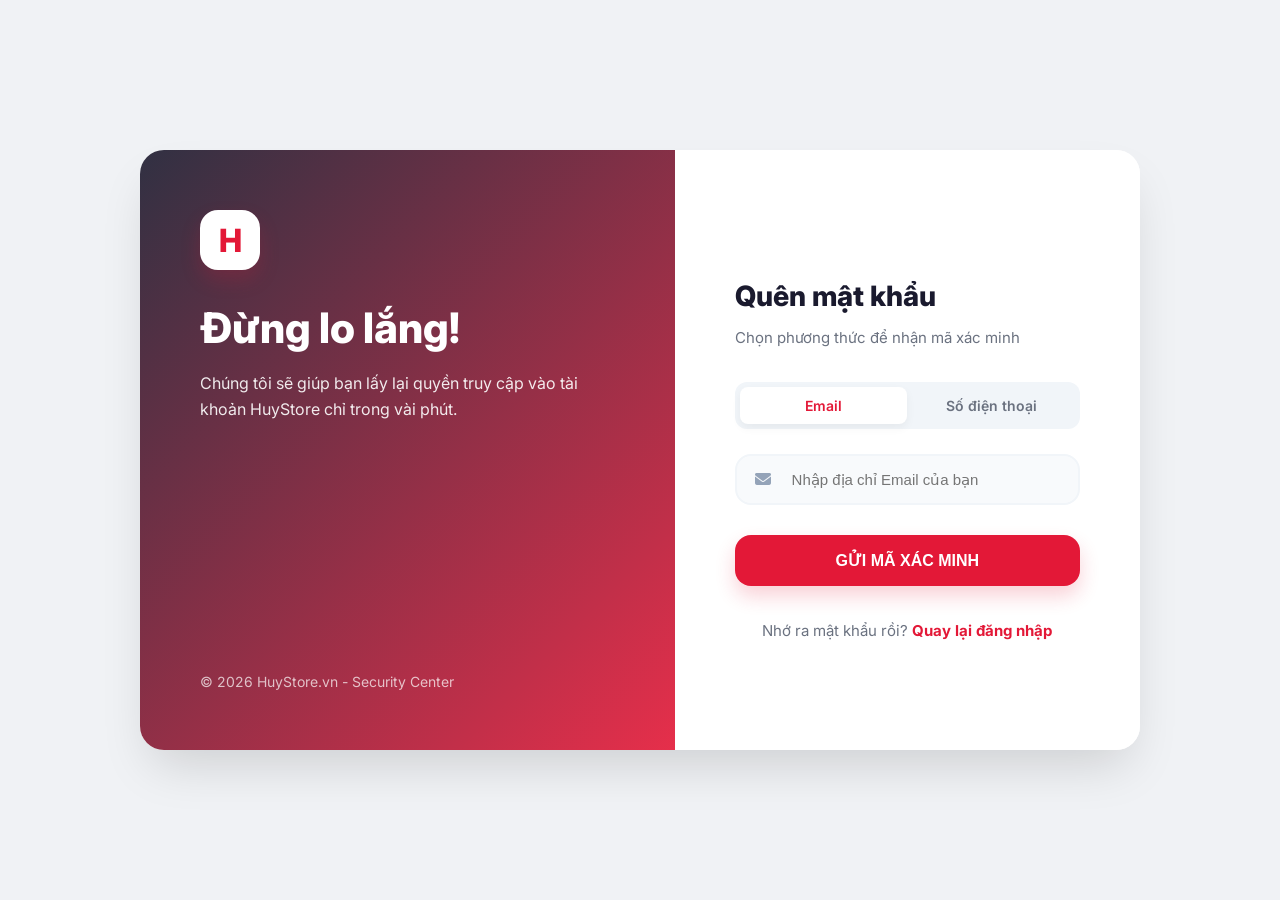
<file: HuyApi/wwwroot/forgot-password.html>
<!DOCTYPE html>
<html lang="vi">
<head>
    <meta charset="UTF-8">
    <meta name="viewport" content="width=device-width, initial-scale=1.0">
    <title>Khôi phục mật khẩu | HuyStore.vn</title>
    <link href="https://fonts.googleapis.com/css2?family=Inter:wght@400;500;600;700;800&display=swap" rel="stylesheet">
    <link rel="stylesheet" href="https://cdnjs.cloudflare.com/ajax/libs/font-awesome/6.4.0/css/all.min.css">
    <link rel="stylesheet" href="src/css/auth.css">
    <style>
        .method-tabs {
            display: flex;
            background: #f1f5f9;
            padding: 5px;
            border-radius: 12px;
            margin-bottom: 25px;
        }
        .method-tab {
            flex: 1;
            padding: 10px;
            text-align: center;
            font-size: 14px;
            font-weight: 600;
            color: var(--muted);
            cursor: pointer;
            border-radius: 8px;
            transition: all 0.3s;
        }
        .method-tab.active {
            background: #fff;
            color: var(--primary);
            box-shadow: 0 4px 10px rgba(0,0,0,0.05);
        }
        .step-container {
            display: none;
            animation: fadeIn 0.4s ease;
        }
        .step-container.active {
            display: block;
        }
        @keyframes fadeIn {
            from { opacity: 0; transform: translateY(10px); }
            to { opacity: 1; transform: translateY(0); }
        }
        .verify-info {
            text-align: center;
            color: var(--muted);
            font-size: 14px;
            margin-bottom: 20px;
        }
        .verify-target {
            font-weight: 700;
            color: var(--dark);
        }
    </style>
</head>
<body>

<div class="auth-wrapper">
    <!-- Left: Brand Info -->
    <div class="auth-side-brand" style="background: linear-gradient(135deg, rgba(26, 26, 46, 0.9), rgba(227, 24, 55, 0.9)), url('https://images.unsplash.com/photo-1450101499163-c8848c66ca85?q=80&w=1000');">
        <div>
            <div class="auth-logo-circle" style="background: #fff; color: var(--primary);">H</div>
            <div class="brand-content">
                <h2>Đừng lo lắng!</h2>
                <p>Chúng tôi sẽ giúp bạn lấy lại quyền truy cập vào tài khoản HuyStore chỉ trong vài phút.</p>
            </div>
        </div>
        <div class="brand-footer">
            © 2026 HuyStore.vn - Security Center
        </div>
    </div>

    <!-- Right: Forgot Form -->
    <div class="auth-side-form">
        <div id="authAlert" class="alert-premium" style="display: none;"></div>

        <!-- BƯỚC 1: NHẬP EMAIL / SĐT -->
        <div id="step1" class="step-container active">
            <h1 class="auth-title">Quên mật khẩu</h1>
            <p class="auth-subtitle">Chọn phương thức để nhận mã xác minh</p>

            <div class="method-tabs">
                <div class="method-tab active" onclick="switchMethod('email', event)">Email</div>
                <div class="method-tab" onclick="switchMethod('phone', event)">Số điện thoại</div>
            </div>

            <form id="forgotForm">
                <!-- Email Method -->
                <div id="emailInputGroup" class="form-group">
                    <input type="email" id="resetEmail" class="form-control-premium" placeholder="Nhập địa chỉ Email của bạn">
                    <i class="fas fa-envelope"></i>
                </div>

                <!-- Phone Method -->
                <div id="phoneInputGroup" class="form-group" style="display: none;">
                    <input type="text" id="resetPhone" class="form-control-premium" placeholder="Nhập số điện thoại đăng ký">
                    <i class="fas fa-phone"></i>
                </div>

                <button type="submit" class="btn-premium">GỬI MÃ XÁC MINH</button>
            </form>

            <div class="auth-switch">
                Nhớ ra mật khẩu rồi? <a href="login.html">Quay lại đăng nhập</a>
            </div>
        </div>

        <!-- BƯỚC 2: NHẬP MÃ XÁC MINH -->
        <div id="step2" class="step-container">
            <h1 class="auth-title">Xác minh tài khoản</h1>
            <p class="verify-info">Mã xác minh gồm 6 số đã được gửi tới <br><span class="verify-target" id="displayTarget"></span></p>

            <form id="verifyForm">
                <div class="form-group">
                    <input type="text" id="verifyCode" class="form-control-premium" placeholder="Nhập mã xác minh (VD: 123456)" maxlength="6">
                    <i class="fas fa-shield-alt"></i>
                </div>

                <button type="submit" class="btn-premium">XÁC NHẬN MÃ</button>
            </form>

            <div class="auth-switch">
                Chưa nhận được mã? <a href="#" onclick="resendCode(); return false;">Gửi lại mã</a>
            </div>
        </div>

        <!-- BƯỚC 3: ĐẶT MẬT KHẨU MỚI -->
        <div id="step3" class="step-container">
            <h1 class="auth-title">Mật khẩu mới</h1>
            <p class="auth-subtitle">Vui lòng nhập mật khẩu mới cho tài khoản</p>

            <form id="newPasswordForm">
                <div class="form-group">
                    <input type="password" id="newPassword" class="form-control-premium" placeholder="Nhập mật khẩu mới">
                    <i class="fas fa-lock"></i>
                </div>

                <div class="form-group">
                    <input type="password" id="confirmPassword" class="form-control-premium" placeholder="Xác nhận lại mật khẩu">
                    <i class="fas fa-check-circle"></i>
                </div>

                <button type="submit" class="btn-premium">ĐỔI MẬT KHẨU</button>
            </form>
        </div>

    </div>
</div>

<script>
    let currentMethod = 'email';
    let currentTarget = ''; // Lưu email hoặc sđt đang xử lý
    const alertBox = document.getElementById('authAlert');

    function showAlert(msg, isSuccess = false) {
        alertBox.innerText = msg;
        alertBox.className = isSuccess ? 'alert-premium alert-success' : 'alert-premium alert-error';
        alertBox.style.display = 'block';
        setTimeout(() => {
            alertBox.style.display = 'none';
        }, 5000);
    }

    function switchMethod(method, event) {
        currentMethod = method;
        document.querySelectorAll('.method-tab').forEach(t => t.classList.remove('active'));
        if(event) event.target.classList.add('active');

        if (method === 'email') {
            document.getElementById('emailInputGroup').style.display = 'block';
            document.getElementById('phoneInputGroup').style.display = 'none';
        } else {
            document.getElementById('emailInputGroup').style.display = 'none';
            document.getElementById('phoneInputGroup').style.display = 'block';
        }
    }

    function showStep(stepNum) {
        document.querySelectorAll('.step-container').forEach(el => el.classList.remove('active'));
        document.getElementById('step' + stepNum).classList.add('active');
        alertBox.style.display = 'none'; // Ẩn alert khi chuyển bước
    }

    // BƯỚC 1: Submit yêu cầu gửi mã OTP
    document.getElementById('forgotForm').onsubmit = async (e) => {
        e.preventDefault();
        
        currentTarget = currentMethod === 'email' 
            ? document.getElementById('resetEmail').value 
            : document.getElementById('resetPhone').value;

        if (!currentTarget) {
            showAlert(`Vui lòng nhập ${currentMethod === 'email' ? 'email' : 'số điện thoại'}!`);
            return;
        }

        if (currentMethod === 'email') {
            try {
                // Gọi API gửi Email C#
                const res = await fetch('/api/Auth/forgot-password', {
                    method: 'POST',
                    headers: { 'Content-Type': 'application/json' },
                    body: JSON.stringify({ email: currentTarget })
                });

                const data = await res.json();

                if (res.ok) {
                    document.getElementById('displayTarget').innerText = currentTarget;
                    showAlert(data.message || `Mã OTP đã được gửi!`, true);
                    setTimeout(() => showStep(2), 1000);
                } else {
                    showAlert(data.message || 'Lỗi gửi email');
                }
            } catch (err) {
                showAlert('Không thể kết nối đến Server.');
            }
        } else {
            // LUỒNG SĐT (Tạm giả lập vì chưa có API SMS)
            document.getElementById('displayTarget').innerText = currentTarget;
            showAlert(`Mã xác minh đã được gửi qua SMS!`, true);
            setTimeout(() => showStep(2), 1000);
        }
    };

    function resendCode() {
        // Tạm thời giả lập
        showAlert(`Đã gửi lại mã xác minh tới ${currentTarget}`, true);
    }

    // BƯỚC 2: Submit xác minh mã OTP
    document.getElementById('verifyForm').onsubmit = async (e) => {
        e.preventDefault();
        const code = document.getElementById('verifyCode').value;

        if (!code || code.length < 4) {
            showAlert('Vui lòng nhập mã xác minh hợp lệ!');
            return;
        }

        if (currentMethod === 'email') {
            try {
                // Gọi API xác minh mã OTP của Email
                const res = await fetch('/api/Auth/verify-otp', {
                    method: 'POST',
                    headers: { 'Content-Type': 'application/json' },
                    body: JSON.stringify({ email: currentTarget, code: code })
                });

                const data = await res.json();

                if (res.ok) {
                    showAlert('Xác minh thành công!', true);
                    setTimeout(() => showStep(3), 1000);
                } else {
                    showAlert(data.message || 'Mã OTP không đúng!');
                }
            } catch (err) {
                showAlert('Không thể kết nối đến Server.');
            }
        } else {
            // SĐT (Giả lập)
            showAlert('Xác minh SMS thành công!', true);
            setTimeout(() => showStep(3), 1000);
        }
    };

    // BƯỚC 3: Submit đổi mật khẩu
    document.getElementById('newPasswordForm').onsubmit = async (e) => {
        e.preventDefault();
        const pass1 = document.getElementById('newPassword').value;
        const pass2 = document.getElementById('confirmPassword').value;

        if (!pass1 || pass1.length < 6) {
            showAlert('Mật khẩu phải dài ít nhất 6 ký tự!');
            return;
        }
        if (pass1 !== pass2) {
            showAlert('Mật khẩu xác nhận không khớp!');
            return;
        }

        try {
            // Gọi API đổi mật khẩu
            const res = await fetch('/api/Auth/reset-password', {
                method: 'POST',
                headers: { 'Content-Type': 'application/json' },
                body: JSON.stringify({ email: currentTarget, newPassword: pass1 })
            });

            const data = await res.json();

            if (res.ok) {
                showAlert('Đổi mật khẩu thành công! Đang chuyển hướng...', true);
                setTimeout(() => {
                    window.location.href = 'login.html';
                }, 1500);
            } else {
                showAlert(data.message || 'Có lỗi xảy ra khi đổi mật khẩu!');
            }
        } catch (err) {
            showAlert('Không thể kết nối đến Server.');
        }
    };
</script>
</body>
</html>
</file>
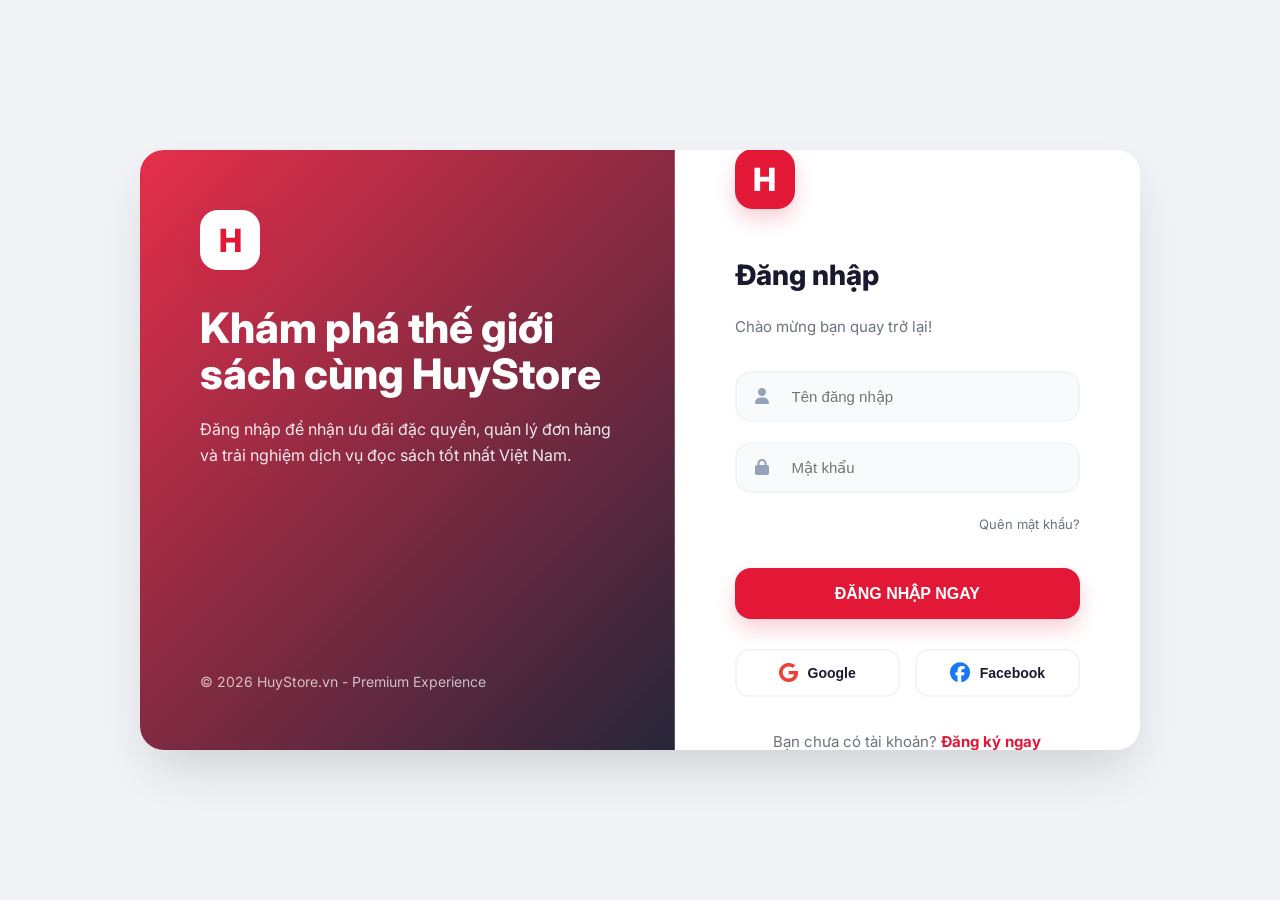
<file: HuyApi/wwwroot/login.html>
<!DOCTYPE html>
<html lang="vi">
<head>
    <meta charset="UTF-8">
    <meta name="viewport" content="width=device-width, initial-scale=1.0">
    <title>Đăng nhập | HuyStore.vn Premium</title>
    <link href="https://fonts.googleapis.com/css2?family=Inter:wght@400;500;600;700;800&display=swap" rel="stylesheet">
    <link rel="stylesheet" href="https://cdnjs.cloudflare.com/ajax/libs/font-awesome/6.4.0/css/all.min.css">
    <link rel="stylesheet" href="src/css/auth.css">
</head>
<body>

<div class="auth-wrapper">
    <!-- Left: Brand Info -->
    <div class="auth-side-brand">
        <div>
            <div class="auth-logo-circle" style="background: #fff; color: var(--primary);">H</div>
            <div class="brand-content">
                <h2>Khám phá thế giới sách cùng HuyStore</h2>
                <p>Đăng nhập để nhận ưu đãi đặc quyền, quản lý đơn hàng và trải nghiệm dịch vụ đọc sách tốt nhất Việt Nam.</p>
            </div>
        </div>
        <div class="brand-footer">
            © 2026 HuyStore.vn - Premium Experience
        </div>
    </div>

    <!-- Right: Login Form -->
    <div class="auth-side-form">
        <div class="d-lg-none mb-4">
            <div class="auth-logo-circle">H</div>
        </div>
        <h1 class="auth-title">Đăng nhập</h1>
        <p class="auth-subtitle">Chào mừng bạn quay trở lại!</p>

        <div id="authAlert" class="alert-premium alert-error"></div>

        <form id="loginForm">
            <div class="form-group">
                <input type="text" id="username" class="form-control-premium" placeholder="Tên đăng nhập" required>
                <i class="fas fa-user"></i>
            </div>

            <div class="form-group">
                <input type="password" id="password" class="form-control-premium" placeholder="Mật khẩu" required>
                <i class="fas fa-lock"></i>
            </div>

            <div style="text-align: right; margin-bottom: 25px;">
                <a href="forgot-password.html" style="color: var(--muted); font-size: 13px; text-decoration: none;">Quên mật khẩu?</a>
            </div>

            <button type="submit" class="btn-premium">ĐĂNG NHẬP NGAY</button>
        </form>

        <div class="social-login">
            <button class="btn-social">
                <i class="fab fa-google" style="color: #ea4335; font-size: 20px;"></i> Google
            </button>
            <button class="btn-social">
                <i class="fab fa-facebook" style="color: #1877f2; font-size: 20px;"></i> Facebook
            </button>
        </div>

        <div class="auth-switch">
            Bạn chưa có tài khoản? <a href="register.html">Đăng ký ngay</a>
        </div>
    </div>
</div>

<script src="src/js/auth.js"></script>
</body>
</html>
</file>
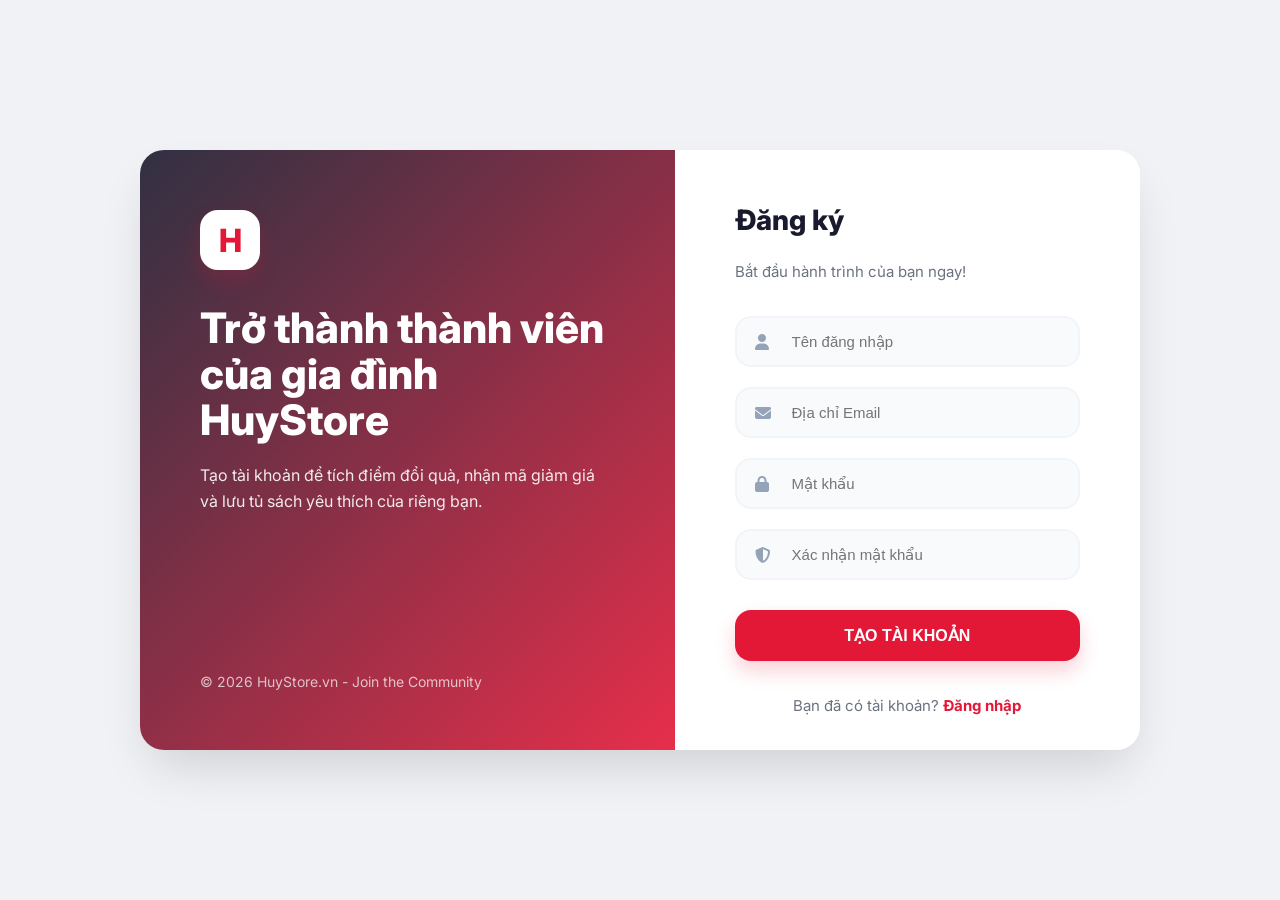
<file: HuyApi/wwwroot/register.html>
<!DOCTYPE html>
<html lang="vi">
<head>
    <meta charset="UTF-8">
    <meta name="viewport" content="width=device-width, initial-scale=1.0">
    <title>Đăng ký | HuyStore.vn Premium</title>
    <link href="https://fonts.googleapis.com/css2?family=Inter:wght@400;500;600;700;800&display=swap" rel="stylesheet">
    <link rel="stylesheet" href="https://cdnjs.cloudflare.com/ajax/libs/font-awesome/6.4.0/css/all.min.css">
    <link rel="stylesheet" href="src/css/auth.css">
</head>
<body>

<div class="auth-wrapper">
    <!-- Left: Brand Info -->
    <div class="auth-side-brand" style="background: linear-gradient(135deg, rgba(26, 26, 46, 0.9), rgba(227, 24, 55, 0.9)), url('https://images.unsplash.com/photo-1524995997946-a1c2e315a42f?q=80&w=1000');">
        <div>
            <div class="auth-logo-circle" style="background: #fff; color: var(--primary);">H</div>
            <div class="brand-content">
                <h2>Trở thành thành viên của gia đình HuyStore</h2>
                <p>Tạo tài khoản để tích điểm đổi quà, nhận mã giảm giá và lưu tủ sách yêu thích của riêng bạn.</p>
            </div>
        </div>
        <div class="brand-footer">
            © 2026 HuyStore.vn - Join the Community
        </div>
    </div>

    <!-- Right: Register Form -->
    <div class="auth-side-form">
        <h1 class="auth-title">Đăng ký</h1>
        <p class="auth-subtitle">Bắt đầu hành trình của bạn ngay!</p>

        <div id="authAlert" class="alert-premium"></div>

        <form id="registerForm">
            <div class="form-group">
                <input type="text" id="username" class="form-control-premium" placeholder="Tên đăng nhập" required>
                <i class="fas fa-user"></i>
            </div>

            <div class="form-group">
                <input type="email" id="email" class="form-control-premium" placeholder="Địa chỉ Email" required>
                <i class="fas fa-envelope"></i>
            </div>

            <div class="form-group">
                <input type="password" id="password" class="form-control-premium" placeholder="Mật khẩu" required>
                <i class="fas fa-lock"></i>
            </div>

            <div class="form-group">
                <input type="password" id="confirmPassword" class="form-control-premium" placeholder="Xác nhận mật khẩu" required>
                <i class="fas fa-shield-alt"></i>
            </div>

            <button type="submit" class="btn-premium">TẠO TÀI KHOẢN</button>
        </form>

        <div class="auth-switch">
            Bạn đã có tài khoản? <a href="login.html">Đăng nhập</a>
        </div>
    </div>
</div>

<script src="src/js/auth.js"></script>
</body>
</html>
</file>
<file: HuyApi/wwwroot/src/css/auth.css>
/* =============================================
   HUYSTORE AUTH - PREMIUM EVOLUTION
   ============================================= */
:root {
    --primary: #E31837;
    --primary-dark: #C0102E;
    --dark: #1a1a2e;
    --text: #1a1a2e;
    --muted: #6b7280;
}

body {
    font-family: 'Inter', sans-serif;
    margin: 0;
    padding: 0;
    background: #f0f2f5;
    height: 100vh;
    display: flex;
    align-items: center;
    justify-content: center;
}

.auth-wrapper {
    width: 100%;
    max-width: 1000px;
    height: 600px;
    background: #fff;
    display: flex;
    border-radius: 24px;
    overflow: hidden;
    box-shadow: 0 25px 50px -12px rgba(0, 0, 0, 0.15);
    margin: 20px;
}

/* Left Side: Brand & Image */
.auth-side-brand {
    flex: 1.2;
    background: linear-gradient(135deg, rgba(227, 24, 55, 0.9), rgba(26, 26, 46, 0.95)), 
                url('https://images.unsplash.com/photo-1507842217343-583bb7270b66?q=80&w=1000');
    background-size: cover;
    background-position: center;
    padding: 60px;
    display: flex;
    flex-direction: column;
    justify-content: space-between;
    color: #fff;
    position: relative;
}

.brand-content h2 {
    font-size: 42px;
    font-weight: 800;
    line-height: 1.1;
    margin-bottom: 20px;
}

.brand-content p {
    font-size: 16px;
    opacity: 0.9;
    line-height: 1.6;
}

.brand-footer {
    font-size: 14px;
    opacity: 0.7;
}

/* Right Side: Form */
.auth-side-form {
    flex: 1;
    padding: 60px;
    display: flex;
    flex-direction: column;
    justify-content: center;
    background: #fff;
}

.auth-logo-circle {
    width: 60px;
    height: 60px;
    background: var(--primary);
    color: #fff;
    border-radius: 18px;
    display: flex;
    align-items: center;
    justify-content: center;
    font-size: 32px;
    font-weight: 800;
    margin-bottom: 30px;
    box-shadow: 0 10px 20px rgba(227, 24, 55, 0.2);
}

.auth-title {
    font-size: 28px;
    font-weight: 800;
    color: var(--dark);
    margin-bottom: 10px;
}

.auth-subtitle {
    color: var(--muted);
    font-size: 15px;
    margin-bottom: 35px;
}

/* Form Styling */
.form-group {
    margin-bottom: 20px;
    position: relative;
}

.form-group i {
    position: absolute;
    left: 20px;
    top: 50%;
    transform: translateY(-50%);
    color: #94a3b8;
    transition: all 0.3s;
}

.form-control-premium {
    width: 100%;
    padding: 15px 15px 15px 55px;
    border: 2px solid #f1f5f9;
    border-radius: 16px;
    background: #f8fafc;
    font-size: 15px;
    font-weight: 500;
    color: var(--dark);
    outline: none;
    transition: all 0.3s;
    box-sizing: border-box;
}

.form-control-premium:focus {
    border-color: var(--primary);
    background: #fff;
    box-shadow: 0 0 0 4px rgba(227, 24, 55, 0.08);
}

.form-control-premium:focus + i {
    color: var(--primary);
}

.btn-premium {
    width: 100%;
    padding: 16px;
    background: var(--primary);
    color: #fff;
    border: none;
    border-radius: 16px;
    font-size: 16px;
    font-weight: 700;
    cursor: pointer;
    transition: all 0.3s;
    margin-top: 10px;
    box-shadow: 0 10px 20px rgba(227, 24, 55, 0.2);
}

.btn-premium:hover {
    background: var(--primary-dark);
    transform: translateY(-2px);
    box-shadow: 0 15px 25px rgba(227, 24, 55, 0.3);
}

.social-login {
    margin-top: 30px;
    display: flex;
    gap: 15px;
}

.btn-social {
    flex: 1;
    padding: 12px;
    border: 2px solid #f1f5f9;
    border-radius: 14px;
    background: #fff;
    display: flex;
    align-items: center;
    justify-content: center;
    gap: 10px;
    font-size: 14px;
    font-weight: 600;
    color: var(--dark);
    cursor: pointer;
    transition: all 0.3s;
}

.btn-social:hover {
    border-color: #cbd5e1;
    background: #f8fafc;
}

.auth-switch {
    margin-top: 35px;
    text-align: center;
    font-size: 15px;
    color: var(--muted);
}

.auth-switch a {
    color: var(--primary);
    text-decoration: none;
    font-weight: 700;
}

/* Alert */
.alert-premium {
    padding: 12px 20px;
    border-radius: 12px;
    font-size: 14px;
    margin-bottom: 25px;
    display: none;
    animation: slideDown 0.3s ease-out;
}
@keyframes slideDown { from { opacity: 0; transform: translateY(-10px); } }

.alert-error { background: #fee2e2; color: #ef4444; border-left: 4px solid #ef4444; }
.alert-success { background: #dcfce7; color: #22c55e; border-left: 4px solid #22c55e; }

/* Responsive */
@media (max-width: 900px) {
    .auth-side-brand { display: none; }
    .auth-wrapper { max-width: 500px; height: auto; }
    .auth-side-form { padding: 40px; }
}
</file>
